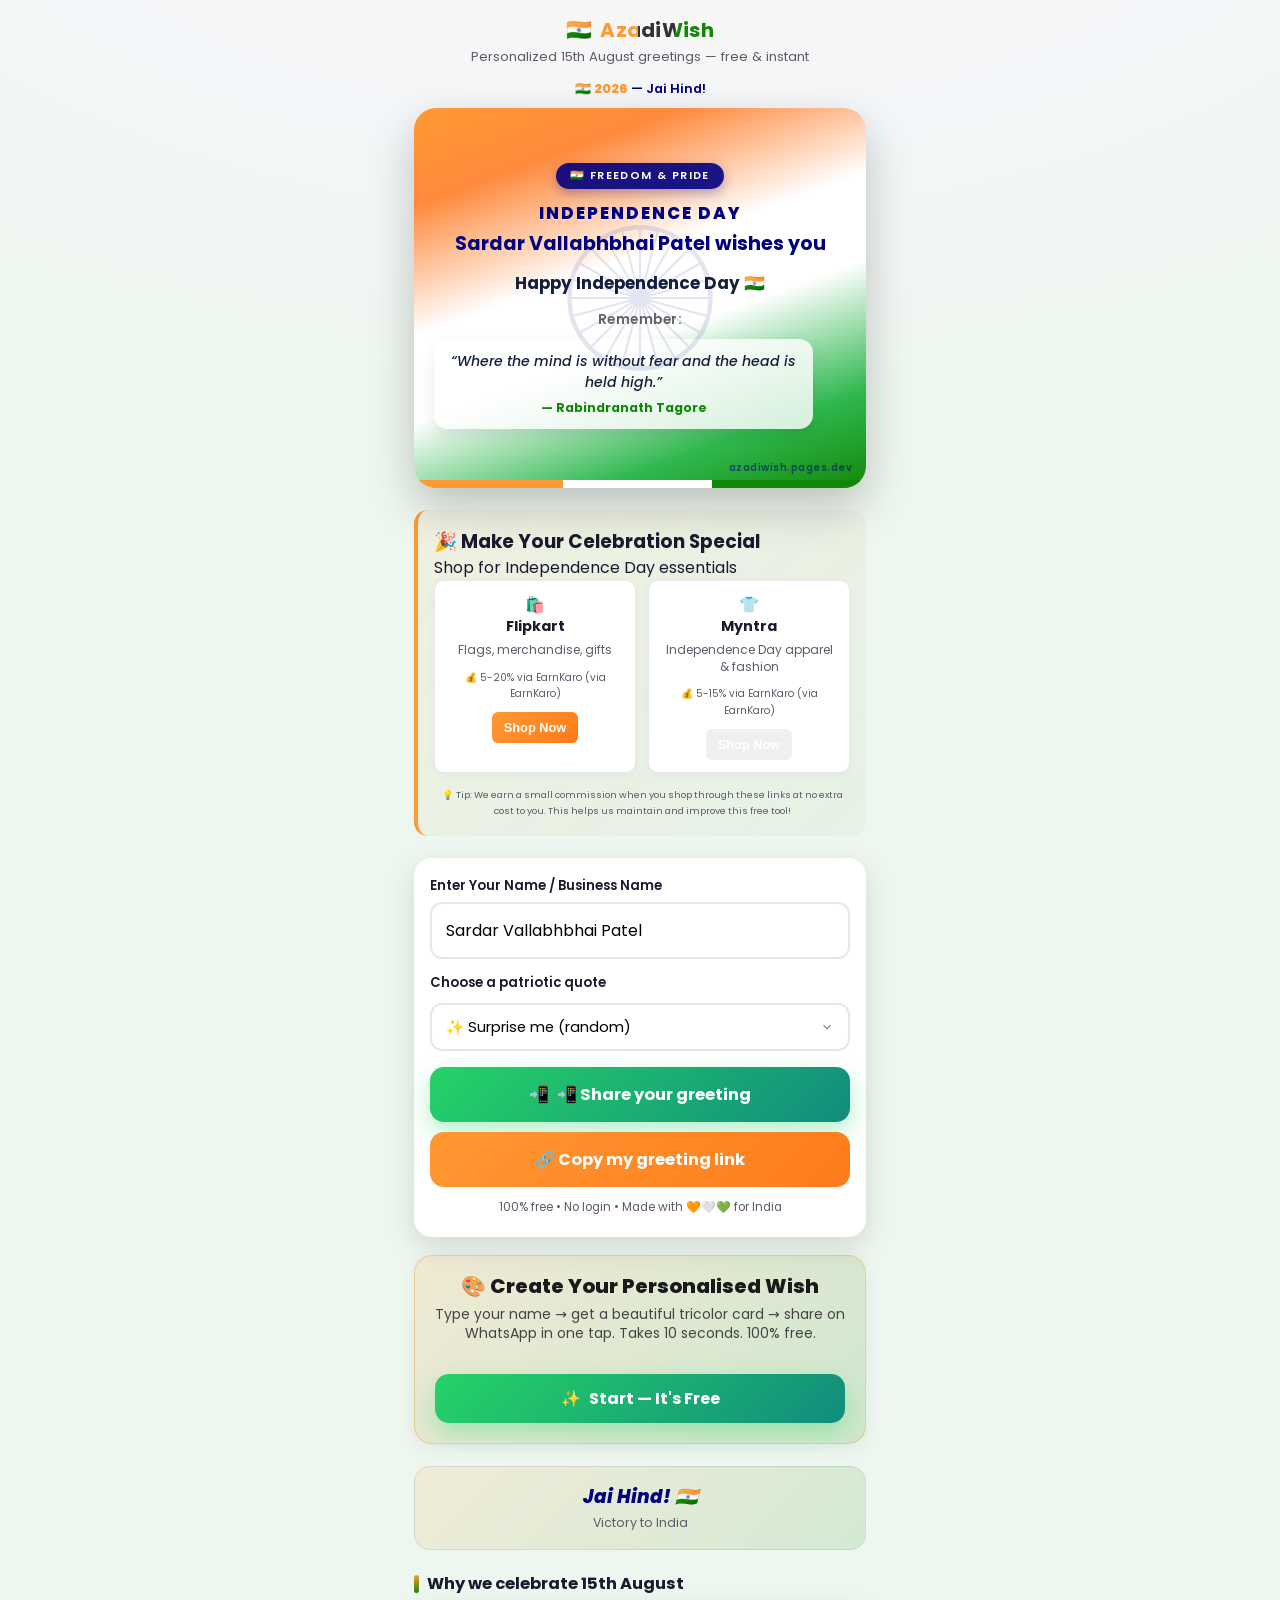
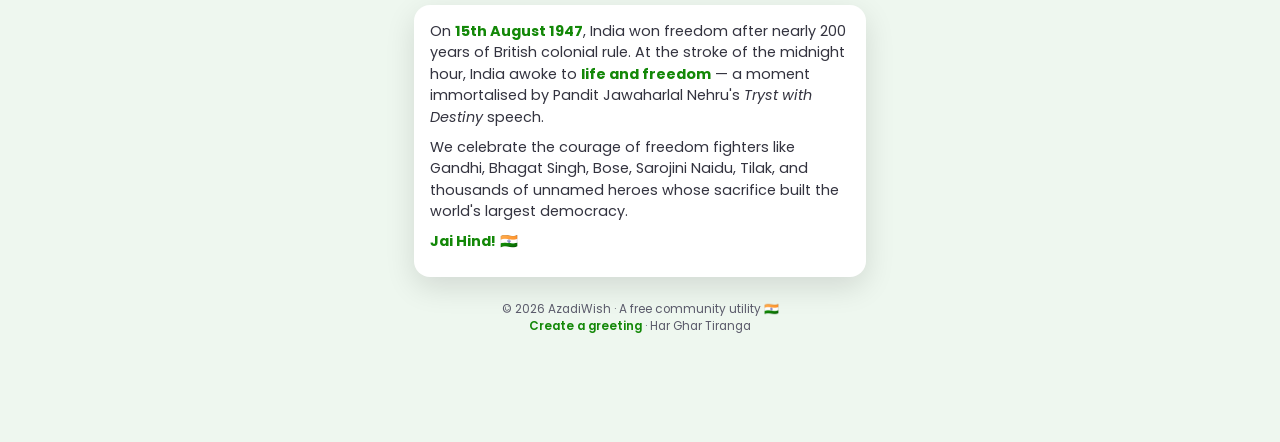
<file: index.html>
<!DOCTYPE html>
<html lang="en">
<head>
  <!-- Google Tag Manager -->
  <script>(function(w,d,s,l,i){w[l]=w[l]||[];w[l].push({'gtm.start':
  new Date().getTime(),event:'gtm.js'});var f=d.getElementsByTagName(s)[0],
  j=d.createElement(s),dl=l!='dataLayer'?'&l='+l:'';j.async=true;j.src=
  'https://www.googletagmanager.com/gtm.js?id='+i+dl;f.parentNode.insertBefore(j,f);
  })(window,document,'script','dataLayer','GTM-M4VZ3386');</script>
  <!-- End Google Tag Manager -->

  <meta charset="UTF-8" />
  <meta name="viewport" content="width=device-width, initial-scale=1.0, maximum-scale=5.0" />
  <meta name="theme-color" content="#FF9933" />

  <title>AzadiWish 🇮🇳 — Free Personalized Independence Day WhatsApp Greetings</title>
  <meta name="description" content="Create a free personalized 15th August Independence Day greeting card with your name and share it instantly on WhatsApp. Har Ghar Tiranga — Jai Hind!" />
  <meta name="keywords" content="Independence Day greetings, 15 August wishes, personalized Independence Day card, WhatsApp greeting, Har Ghar Tiranga, Jai Hind, azadi wish" />
  <link rel="canonical" href="https://azadiwish.pages.dev/" />
  <link rel="icon" type="image/svg+xml" href="/images/favicon.svg" />

  <!--
    Monetag site verification — REQUIRED for Multitag ads to actually render.
    Monetag dashboard → Sites → azadiwish.pages.dev → Verify → HTML meta tag.
    Paste the value from your dashboard into the content="" below and Monetag
    will start serving Push / Vignette / In-Page Push / Popunder on this domain.
    Until this is verified, only Direct-Link zone URLs pay (we already use those
    in the affiliate rotation). See SYSTEM_LITERACY.md §5 for the full setup.
  -->
  <meta name="monetag" content="REPLACE_WITH_MONETAG_VERIFICATION_CODE" />

  <!-- Open Graph (WhatsApp/Facebook preview) -->
  <meta property="og:type" content="website" />
  <meta property="og:site_name" content="AzadiWish" />
  <meta property="og:title" content="Create your FREE Independence Day Greeting 🇮🇳" />
  <meta property="og:description" content="Type your name, preview a beautiful tricolor card, and share your 15th August wish on WhatsApp in one tap!" />
  <meta property="og:image" content="https://azadiwish.pages.dev/images/og-default.svg" />
  <meta property="og:url" content="https://azadiwish.pages.dev/" />
  <meta name="twitter:card" content="summary_large_image" />

  <!-- Fonts -->
  <link rel="preconnect" href="https://fonts.googleapis.com" />
  <link rel="preconnect" href="https://fonts.gstatic.com" crossorigin />
  <link href="https://fonts.googleapis.com/css2?family=Poppins:wght@400;500;600;700;800&display=swap" rel="stylesheet" />
  <link rel="stylesheet" href="css/style.css" />

  <!-- Monetag Multitag (auto-serves Push / Vignette / In-Page / Popunder site-wide). -->
  <!-- ⚠ Do NOT add data-manual="true" — that disables auto-serve and no ads render. -->
  <!-- Monetag script - Multitag auto-serve (site-wide ads) -->
  <script src="https://quge5.com/88/tag.min.js" data-cfasync="false" async></script>

  <!-- Meta Pixel Code -->
  <script>
  !function(f,b,e,v,n,t,s)
  {if(f.fbq)return;n=f.fbq=function(){n.callMethod?
  n.callMethod.apply(n,arguments):n.queue.push(arguments)};
  if(!f._fbq)f._fbq=n;n.push=n;n.loaded=!0;n.version='2.0';
  n.queue=[];t=b.createElement(e);t.async=!0;
  t.src=v;s=b.getElementsByTagName(e)[0];
  s.parentNode.insertBefore(t,s)}(window, document,'script',
  'https://connect.facebook.net/en_US/fbevents.js');
  fbq('init', '1341007244882883');
  fbq('track', 'PageView');
  </script>
  <noscript><img height="1" width="1" style="display:none"
  src="https://www.facebook.com/tr?id=1341007244882883&ev=PageView&noscript=1"
  /></noscript>
  <!-- End Meta Pixel Code -->

  <!-- Ads are loaded dynamically by js/ads.js based on AZADI_CONFIG.ads.network -->

  <!-- Structured data for SEO -->
  <script type="application/ld+json">
  {
    "@context": "https://schema.org",
    "@type": "WebApplication",
    "name": "AzadiWish",
    "applicationCategory": "LifestyleApplication",
    "operatingSystem": "Web",
    "description": "Free personalized 15th August Independence Day WhatsApp greeting maker.",
    "offers": { "@type": "Offer", "price": "0", "priceCurrency": "INR" }
  }
  </script>
</head>
<body>
  <!-- Google Tag Manager (noscript) -->
  <noscript><iframe src="https://www.googletagmanager.com/ns.html?id=GTM-M4VZ3386"
  height="0" width="0" style="display:none;visibility:hidden"></iframe></noscript>
  <!-- End Google Tag Manager (noscript) -->

  <div class="app">

    <!-- ===== Ad Slot 1: Top Banner 320x50 ===== -->
    <aside class="ad-slot ad-320x50 ad-top" data-ad-slot="top" aria-label="Advertisement"></aside>

    <!-- ===== Header ===== -->
    <header class="site-header">
      <div class="brand">
        <span class="flag">🇮🇳</span>
        <span class="tri">AzadiWish</span>
      </div>
      <p class="tagline" data-i18n="header_tagline">Personalized 15th August greetings — free & instant</p>
    </header>

    <p class="countdown" id="countdown" data-i18n="countdown">Countdown to 15 Aug…</p>

    <!-- ===== Live Preview Card ===== -->
    <main>
      <section class="card-wrap" aria-label="Greeting preview">
        <article class="greeting-card" id="greeting-card">
          <div class="chakra" id="chakra" aria-hidden="true"></div>
          <span class="card-badge" data-i18n="freedom_pride">🇮🇳 Freedom & Pride</span>
          <div class="card-year" id="card-year" data-i18n="independence_day">INDEPENDENCE DAY</div>
          
          <!-- Personalized message: "Vijay wishes you..." -->
          <h1 class="card-greeting" id="card-greeting">Vijay wishes you</h1>
          
          <!-- Main wish -->
          <p class="card-wish" id="card-wish" data-i18n="happy_independence">Happy Independence Day 🇮🇳</p>
          
          <!-- Quote section -->
          <div class="card-quote-section">
            <p class="card-quote-label">Remember:</p>
            <blockquote class="card-quote" id="card-quote">"Swaraj is my birthright, and I shall have it!"</blockquote>
          </div>
          
          <span class="card-footer-brand">azadiwish.pages.dev</span>
          <div class="card-flag-strip" aria-hidden="true"></div>
        </article>
      </section>

      <div class="achievement" id="achievement" role="status"></div>

      <!-- ===== Ad Slot 2: Native Banner 300x250 (under card) ===== -->
      <aside class="ad-slot ad-300x250" data-ad-slot="inline" aria-label="Advertisement"></aside>

      <!-- ===== Input Form ===== -->
      <section class="creator-form" aria-label="Create your greeting">
        <label class="field-label" for="name-input" data-i18n="enter_name">Enter Your Name / Business Name</label>
        <input class="text-input" id="name-input" type="text" inputmode="text"
               autocomplete="name" maxlength="40" placeholder="e.g. Mahatma Gandhi" />

        <div class="form-row">
          <label class="field-label" for="quote-select" data-i18n="choose_quote">Choose a patriotic quote</label>
          <select class="quote-select" id="quote-select" aria-label="Choose a quote"></select>
        </div>

        <button class="btn btn-share" id="share-btn" type="button" data-i18n="btn_share">
          <span>📲</span> Share your greeting
        </button>
        <button class="btn btn-copy" id="copy-btn" type="button" data-i18n="btn_copy">🔗 Copy my greeting link</button>

        <p class="helper-note" data-i18n="helper_note">100% free • No login • Made with 🧡🤍💚 for India</p>
      </section>

      <!-- ===== Hero CTA (moved below wishes) — drives creation conversion ===== -->
      <div class="hero-cta">
        <h2 class="hero-cta-title">🎨 Create Your Personalised Wish</h2>
        <p class="hero-cta-sub">Type your name → get a beautiful tricolor card → share on WhatsApp in one tap. Takes 10 seconds. 100% free.</p>
        <button class="btn btn-share hero-cta-btn" id="hero-cta-btn" type="button">
          <span>✨</span> Start — It's Free
        </button>
      </div>

      <!-- ===== Slogan pride banner ===== -->
      <section class="slogan-banner">
        <div class="slogan" id="slogan" data-i18n="jai_hind">Jai Hind! 🇮🇳</div>
        <div class="slogan-sub" id="slogan-sub" data-i18n="victory_india">Victory to India</div>
      </section>

      <!-- ===== Why we celebrate ===== -->
      <h2 class="section-title" id="info-title" data-i18n="section_why">Why we celebrate 15th August</h2>
      <section class="info-card" id="info-body"></section>
    </main>

    <!-- ===== Footer ===== -->
    <footer class="site-footer">
      <p>© <span id="year"></span> AzadiWish · A free community utility 🇮🇳</p>
      <p><a href="index.html">Create a greeting</a> · Har Ghar Tiranga</p>
    </footer>

  </div>

  <!-- ===== Ad Slot 3: Sticky Bottom Banner 320x50 ===== -->
  <aside class="ad-slot ad-320x50 ad-sticky-bottom" id="ad-sticky" data-ad-slot="sticky" aria-label="Advertisement">
    <span class="ad-close" id="sticky-ad-close" title="Close">×</span>
  </aside>

  <!-- ===== Share Interstitial Modal (with ad slot) ===== -->
  <div class="modal-overlay" id="share-modal" role="dialog" aria-modal="true" aria-label="Preparing your wish">
    <div class="modal-box">
      <div class="modal-flag">🇮🇳</div>
      <div class="modal-title">Formatting your customized wish…</div>
      <div class="spinner"></div>
      <!-- Ad inside the interstitial -->
      <aside class="ad-slot ad-300x250 modal-ad" data-ad-slot="interstitial" aria-label="Advertisement"></aside>
      <p class="modal-sub">Opening share sheet… Jai Hind! 🎉</p>
    </div>
  </div>

  <canvas id="confetti-canvas" aria-hidden="true"></canvas>
  <div class="toast" id="toast"></div>

  <script src="js/data.js"></script>
  <script src="js/common.js"></script>
  <script src="js/i18n.js"></script>
  <script src="js/ads.js"></script>
  <script src="js/affiliate.js"></script>
  <script src="js/creator.js"></script>
  <script>document.getElementById('year').textContent = new Date().getFullYear();</script>
</body>
</html>
</file>
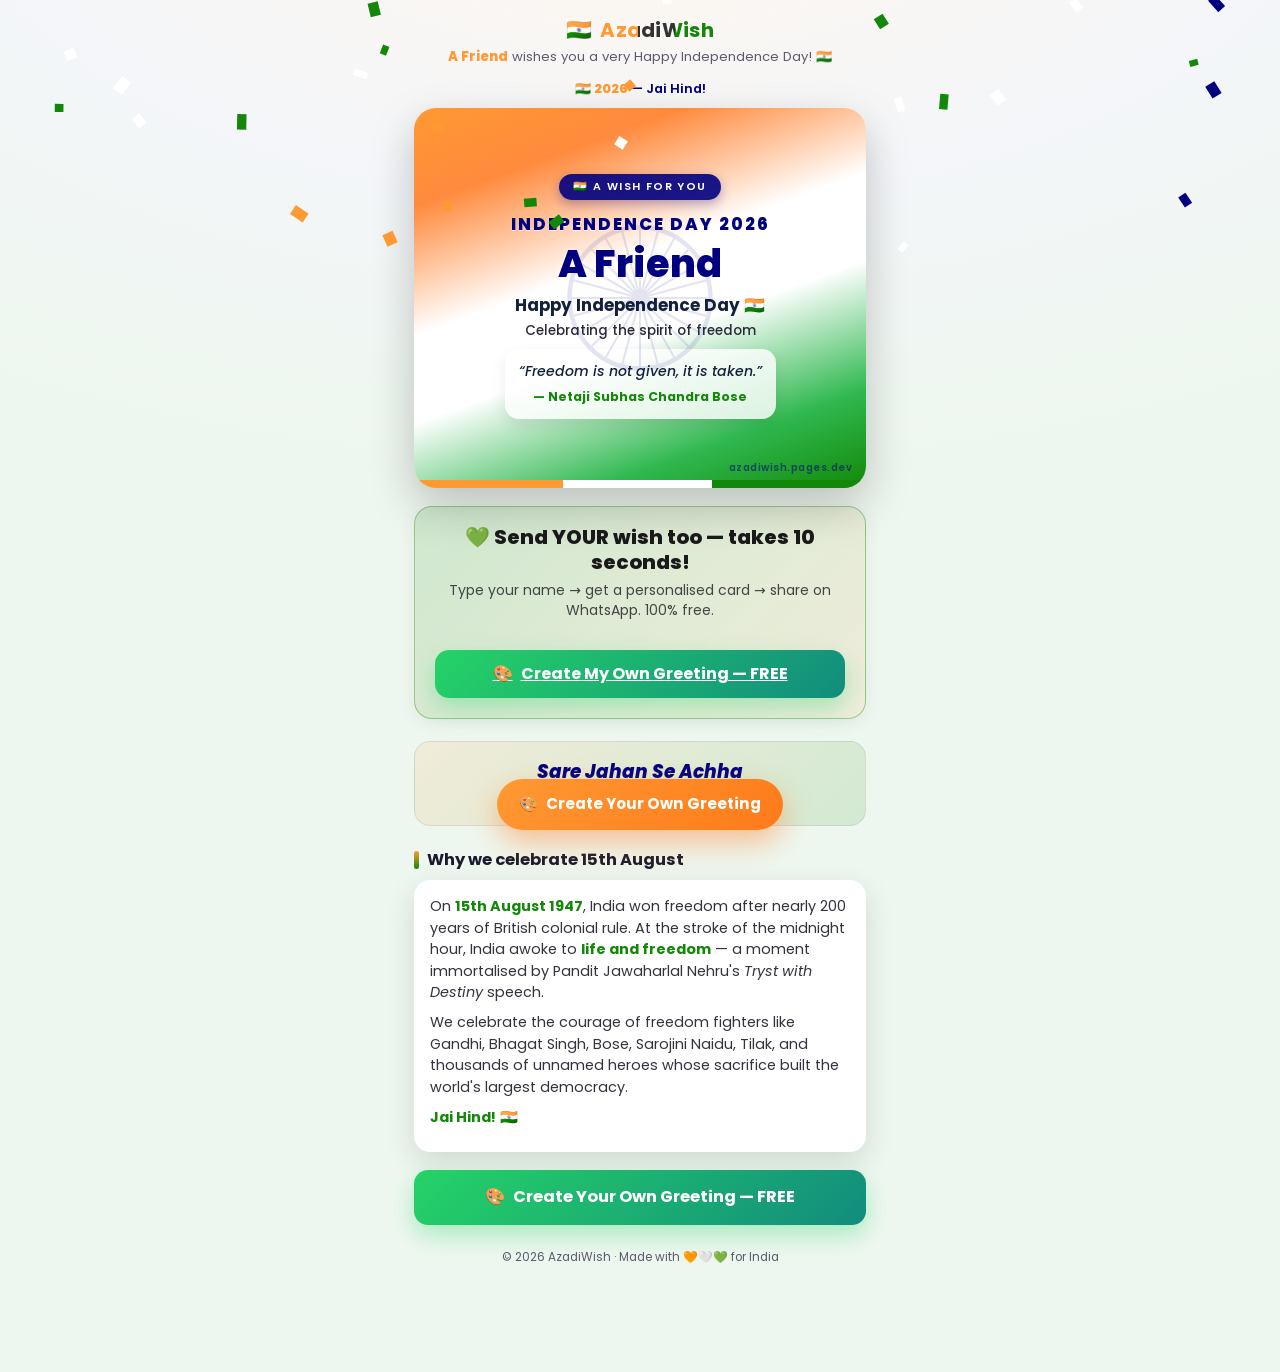
<file: wish.html>
<!DOCTYPE html>
<html lang="en">
<head>
  <!-- Google Tag Manager -->
  <script>(function(w,d,s,l,i){w[l]=w[l]||[];w[l].push({'gtm.start':
  new Date().getTime(),event:'gtm.js'});var f=d.getElementsByTagName(s)[0],
  j=d.createElement(s),dl=l!='dataLayer'?'&l='+l:'';j.async=true;j.src=
  'https://www.googletagmanager.com/gtm.js?id='+i+dl;f.parentNode.insertBefore(j,f);
  })(window,document,'script','dataLayer','GTM-M4VZ3386');</script>
  <!-- End Google Tag Manager -->
  <meta charset="UTF-8" />
  <meta name="viewport" content="width=device-width, initial-scale=1.0, maximum-scale=5.0" />
  <meta name="theme-color" content="#138808" />

  <!-- NOTE: On a pure static site these OG tags are static. The optional
       Cloudflare Pages Function /functions/wish.js rewrites them per ?name=
       for /wish (no .html). Static /wish.html always works as a fallback. -->
  <title>You've received a 15th August Greeting! 🇮🇳</title>
  <meta name="description" content="Someone sent you a personalized Independence Day greeting. Open it and create your own free 15th August WhatsApp wish!" />
  <link rel="canonical" href="https://azadiwish.pages.dev/wish.html" />
  <link rel="icon" type="image/svg+xml" href="/images/favicon.svg" />

  <!-- Monetag site verification — see index.html + SYSTEM_LITERACY.md §5 for setup. -->
  <meta name="monetag" content="REPLACE_WITH_MONETAG_VERIFICATION_CODE" />

  <meta property="og:type" content="website" />
  <meta property="og:site_name" content="AzadiWish" />
  <meta property="og:title" content="You've received a 15th August Greeting! 🇮🇳" />
  <meta property="og:description" content="Open your personalized Independence Day surprise — and send your own free greeting on WhatsApp!" />
  <meta property="og:image" content="https://azadiwish.pages.dev/images/og-default.svg" />
  <meta property="og:url" content="https://azadiwish.pages.dev/wish.html" />
  <meta name="twitter:card" content="summary_large_image" />

  <link rel="preconnect" href="https://fonts.googleapis.com" />
  <link rel="preconnect" href="https://fonts.gstatic.com" crossorigin />
  <link href="https://fonts.googleapis.com/css2?family=Poppins:wght@400;500;600;700;800&display=swap" rel="stylesheet" />
  <link rel="stylesheet" href="css/style.css" />

  <!-- Monetag Multitag (auto-serves Push / Vignette / In-Page / Popunder site-wide). -->
  <!-- ⚠ Do NOT add data-manual="true" — that disables auto-serve and no ads render. -->
  <!-- Monetag script - Multitag auto-serve (site-wide ads) -->
  <script src="https://quge5.com/88/tag.min.js" data-cfasync="false" async></script>

  <!-- Meta Pixel Code -->
  <script>
  !function(f,b,e,v,n,t,s)
  {if(f.fbq)return;n=f.fbq=function(){n.callMethod?
  n.callMethod.apply(n,arguments):n.queue.push(arguments)};
  if(!f._fbq)f._fbq=n;n.push=n;n.loaded=!0;n.version='2.0';
  n.queue=[];t=b.createElement(e);t.async=!0;
  t.src=v;s=b.getElementsByTagName(e)[0];
  s.parentNode.insertBefore(t,s)}(window, document,'script',
  'https://connect.facebook.net/en_US/fbevents.js');
  fbq('init', '1341007244882883');
  fbq('track', 'PageView');
  </script>
  <noscript><img height="1" width="1" style="display:none"
  src="https://www.facebook.com/tr?id=1341007244882883&ev=PageView&noscript=1"
  /></noscript>
  <!-- End Meta Pixel Code -->

  <!-- Ads are loaded dynamically by js/ads.js based on AZADI_CONFIG.ads.network -->
</head>
<body>
  <!-- Google Tag Manager (noscript) -->
  <noscript><iframe src="https://www.googletagmanager.com/ns.html?id=GTM-M4VZ3386"
  height="0" width="0" style="display:none;visibility:hidden"></iframe></noscript>
  <!-- End Google Tag Manager (noscript) -->

  <div class="app">

    <!-- ===== Ad Slot 1: Top Banner ===== -->
    <aside class="ad-slot ad-320x50 ad-top" data-ad-slot="top" aria-label="Advertisement"></aside>

    <header class="site-header">
      <div class="brand"><span class="flag">🇮🇳</span> <span class="tri">AzadiWish</span></div>
      <p class="tagline" id="greeting-line">You've received a special greeting 🇮🇳</p>
    </header>

    <p class="countdown" id="countdown"></p>

    <main>
      <!-- ===== Personalized Card ===== -->
      <section class="card-wrap" aria-label="Your greeting">
        <article class="greeting-card" id="greeting-card">
          <div class="chakra" id="chakra" aria-hidden="true"></div>
          <span class="card-badge">🇮🇳 A Wish For You</span>
          <div class="card-year" id="card-year">INDEPENDENCE DAY</div>
          <h1 class="card-name" id="card-name">A Friend</h1>
          <p class="card-wish" id="card-wish">Happy Independence Day 🇮🇳</p>
          <p class="card-sub" id="card-sub">Celebrating the spirit of freedom</p>
          <blockquote class="card-quote" id="card-quote"></blockquote>
          <span class="card-footer-brand">azadiwish.pages.dev</span>
          <div class="card-flag-strip" aria-hidden="true"></div>
        </article>
      </section>

      <!-- ===== Prominent inline CTA — catches scroll users ===== -->
      <div class="hero-cta hero-cta-wish">
        <h2 class="hero-cta-title">💚 Send YOUR wish too — takes 10 seconds!</h2>
        <p class="hero-cta-sub">Type your name → get a personalised card → share on WhatsApp. 100% free.</p>
        <a class="btn btn-share hero-cta-btn" href="index.html"
           onclick="try{gtag('event','wish_page_cta_click',{})}catch(e){};try{fbq('trackCustom','AzadiWishPageCta',{})}catch(e){}">
          <span>🎨</span> Create My Own Greeting — FREE
        </a>
      </div>

      <!-- ===== Ad Slot 2: Native Banner under card ===== -->
      <aside class="ad-slot ad-300x250" data-ad-slot="inline" aria-label="Advertisement"></aside>

      <!-- ===== Slogan ===== -->
      <section class="slogan-banner">
        <div class="slogan" id="slogan">Jai Hind! 🇮🇳</div>
        <div class="slogan-sub" id="slogan-sub">Victory to India</div>
      </section>

      <!-- ===== Why we celebrate ===== -->
      <h2 class="section-title" id="info-title">Why we celebrate 15th August</h2>
      <section class="info-card" id="info-body"></section>

      <!-- Inline create CTA (in addition to floating) -->
      <a class="btn btn-share" href="index.html" style="margin-top:18px;text-decoration:none;"
         onclick="try{gtag('event','wish_page_cta_click',{loc:'bottom'})}catch(e){};try{fbq('trackCustom','AzadiWishPageCta',{loc:'bottom'})}catch(e){}">
        <span>🎨</span> Create Your Own Greeting — FREE
      </a>
    </main>

    <footer class="site-footer">
      <p>© <span id="year"></span> AzadiWish · Made with 🧡🤍💚 for India</p>
    </footer>
  </div>

  <!-- ===== Floating CTA (viral loop) ===== -->
  <a class="floating-cta" id="floating-cta" href="index.html"
     onclick="try{gtag('event','wish_page_cta_click',{loc:'floating'})}catch(e){};try{fbq('trackCustom','AzadiWishPageCta',{loc:'floating'})}catch(e){}">
    <span>🎨</span> Create Your Own Greeting
  </a>

  <!-- ===== Ad Slot 3: Sticky Bottom ===== -->
  <aside class="ad-slot ad-320x50 ad-sticky-bottom" id="ad-sticky" data-ad-slot="sticky" aria-label="Advertisement">
    <span class="ad-close" id="sticky-ad-close" title="Close">×</span>
  </aside>

  <canvas id="confetti-canvas" aria-hidden="true"></canvas>
  <div class="toast" id="toast"></div>

  <script src="js/data.js"></script>
  <script src="js/common.js"></script>
  <script src="js/ads.js"></script>
  <script src="js/wish.js"></script>
  <script>document.getElementById('year').textContent = new Date().getFullYear();</script>
</body>
</html>
</file>
<file: css/style.css>
/* ============================================================
   AzadiWish — Independence Day Greetings
   Mobile-first, tricolor theme, <1MB, pure CSS animations
   ============================================================ */

:root {
  --saffron: #FF9933;
  --white: #ffffff;
  --green: #138808;
  --navy: #000080;
  --ink: #1a1a2e;
  --muted: #5b5b6b;
  --card-radius: 22px;
  --shadow-soft: 0 10px 30px rgba(0, 0, 0, 0.12);
  --shadow-lift: 0 18px 45px rgba(0, 0, 0, 0.22);
  --font: 'Poppins', 'Segoe UI', system-ui, -apple-system, sans-serif;
}

* { margin: 0; padding: 0; box-sizing: border-box; -webkit-tap-highlight-color: transparent; }

html { scroll-behavior: smooth; }

body {
  font-family: var(--font);
  color: var(--ink);
  background:
    radial-gradient(1200px 600px at 50% -10%, #fff7ee 0%, #f4f6f9 55%, #eef7ef 100%);
  min-height: 100vh;
  overflow-x: hidden;
  line-height: 1.5;
  padding-bottom: 70px; /* room for sticky bottom ad */
}

/* ---------- App shell (mobile-first, max width) ---------- */
.app {
  width: 100%;
  max-width: 480px;
  margin: 0 auto;
  padding: 0 14px 24px;
}

/* ---------- Ad slots ---------- */
.ad-slot {
  display: flex;
  align-items: center;
  justify-content: center;
  margin: 12px auto;
  background: rgba(255, 255, 255, 0.65);
  border: 1px dashed #d7d7e0;
  border-radius: 10px;
  color: #a7a7b4;
  font-size: 11px;
  letter-spacing: .5px;
  text-transform: uppercase;
  overflow: hidden;
}
.ad-320x50 { width: 320px; max-width: 100%; height: 50px; }
.ad-300x250 { width: 300px; max-width: 100%; height: 250px; }

.ad-top { margin-top: 8px; }

.ad-sticky-bottom {
  position: fixed;
  left: 50%;
  bottom: 6px;
  transform: translateX(-50%);
  z-index: 60;
  width: 320px;
  max-width: calc(100% - 20px);
  height: 50px;
  margin: 0;
  background: rgba(255, 255, 255, 0.92);
  backdrop-filter: blur(6px);
  box-shadow: 0 -4px 18px rgba(0,0,0,0.12);
}
.ad-sticky-bottom .ad-close {
  position: absolute;
  top: -9px; right: -9px;
  width: 20px; height: 20px;
  border-radius: 50%;
  background: #fff;
  border: 1px solid #ddd;
  color: #888;
  font-size: 13px;
  line-height: 18px;
  text-align: center;
  cursor: pointer;
}

/* ---------- Header ---------- */
.site-header {
  text-align: center;
  padding: 14px 0 6px;
}
.brand {
  display: inline-flex;
  align-items: center;
  gap: 8px;
  font-weight: 700;
  font-size: 1.25rem;
  letter-spacing: .3px;
}
.brand .flag { font-size: 1.3rem; animation: wave 2.4s ease-in-out infinite; transform-origin: left center; }
.brand .tri { background: linear-gradient(90deg, var(--saffron) 33%, #333 33% 66%, var(--green) 66%); -webkit-background-clip: text; background-clip: text; color: transparent; }
.tagline { font-size: .82rem; color: var(--muted); margin-top: 2px; }
.tagline .hl { color: var(--saffron); font-weight: 800; }

@keyframes wave {
  0%,100% { transform: rotate(0deg); }
  25% { transform: rotate(9deg); }
  75% { transform: rotate(-6deg); }
}

/* ---------- Greeting Card / Canvas ---------- */
.card-wrap { position: relative; margin: 10px 0 4px; }

.greeting-card {
  position: relative;
  border-radius: var(--card-radius);
  padding: 26px 20px 30px;
  color: #fff;
  text-align: center;
  overflow: hidden;
  box-shadow: var(--shadow-lift);
  background:
    linear-gradient(160deg, var(--saffron) 0%, #ff8a3d 18%, #ffffff 42%, #ffffff 58%, #2fb84f 82%, var(--green) 100%);
  min-height: 380px;
  display: flex;
  flex-direction: column;
  justify-content: center;
  align-items: center;
}

/* Ashoka chakra spinning behind */
.chakra {
  position: absolute;
  top: 50%; left: 50%;
  width: 150px; height: 150px;
  transform: translate(-50%, -50%);
  opacity: .10;
  animation: spin 22s linear infinite;
}
@keyframes spin { to { transform: translate(-50%, -50%) rotate(360deg); } }

.card-badge {
  display: inline-block;
  background: rgba(0,0,128,.9);
  color: #fff;
  font-size: .68rem;
  font-weight: 600;
  letter-spacing: 1.4px;
  text-transform: uppercase;
  padding: 5px 14px;
  border-radius: 999px;
  margin-bottom: 12px;
  box-shadow: 0 4px 12px rgba(0,0,128,.3);
}

.card-year {
  color: var(--navy);
  font-weight: 800;
  font-size: 1.05rem;
  letter-spacing: 2px;
  text-shadow: 0 1px 0 rgba(255,255,255,.6);
}

.card-name {
  color: var(--navy);
  font-weight: 800;
  font-size: clamp(1.6rem, 8vw, 2.4rem);
  line-height: 1.1;
  margin: 6px 0 4px;
  word-break: break-word;
  text-shadow: 0 2px 8px rgba(255,255,255,.5);
  animation: pop .6s cubic-bezier(.2,.9,.3,1.4);
}

.card-greeting {
  color: var(--navy);
  font-weight: 700;
  font-size: 1.2rem;
  margin: 4px 0 8px;
  animation: pop .6s cubic-bezier(.2,.9,.3,1.4);
}

@keyframes pop { 0% { transform: scale(.7); opacity: 0; } 100% { transform: scale(1); opacity: 1; } }

.card-wish {
  color: #14213d;
  font-weight: 700;
  font-size: 1.05rem;
  margin: 4px 0 2px;
}
.card-sub {
  color: #2a2a3a;
  font-weight: 500;
  font-size: .84rem;
}

.card-quote-section {
  margin-top: 12px;
}

.card-quote-label {
  color: #666;
  font-size: 0.85rem;
  font-weight: 600;
  margin-bottom: 6px;
  letter-spacing: 0.5px;
}

.card-quote {
  margin-top: 8px;
  background: rgba(255,255,255,.82);
  color: #14213d;
  border-radius: 14px;
  padding: 12px 14px;
  font-size: .88rem;
  font-style: italic;
  font-weight: 500;
  box-shadow: 0 6px 16px rgba(0,0,0,.08);
  max-width: 92%;
}
.card-quote .author { display: block; font-style: normal; font-weight: 700; font-size: .78rem; margin-top: 6px; color: var(--green); }

.card-flag-strip {
  position: absolute;
  bottom: 0; left: 0; right: 0;
  height: 8px;
  background: linear-gradient(90deg, var(--saffron) 33%, #fff 33% 66%, var(--green) 66%);
}

.card-footer-brand {
  position: absolute;
  bottom: 12px; right: 14px;
  font-size: .62rem;
  font-weight: 600;
  color: rgba(0,0,128,.55);
  letter-spacing: .5px;
}

/* Countdown pill */
.countdown {
  text-align: center;
  margin: 6px 0 2px;
  font-size: .8rem;
  font-weight: 600;
  color: var(--navy);
}
.countdown .num { color: var(--saffron); font-weight: 800; }

/* ---------- Form ---------- */
.creator-form {
  background: #fff;
  border-radius: 18px;
  padding: 18px 16px 20px;
  box-shadow: var(--shadow-soft);
  margin-top: 8px;
}
.field-label { font-size: .82rem; font-weight: 600; color: var(--ink); display: block; margin-bottom: 6px; }
.text-input {
  width: 100%;
  padding: 14px 14px;
  font-size: 1rem;
  font-family: var(--font);
  border: 2px solid #e6e6ee;
  border-radius: 12px;
  outline: none;
  transition: border-color .2s, box-shadow .2s;
}
.text-input:focus { border-color: var(--saffron); box-shadow: 0 0 0 4px rgba(255,153,51,.15); }

.quote-select {
  width: 100%;
  padding: 12px 14px;
  font-size: .92rem;
  font-family: var(--font);
  border: 2px solid #e6e6ee;
  border-radius: 12px;
  background: #fff;
  outline: none;
  margin-top: 4px;
  appearance: none;
  background-image: url("data:image/svg+xml,%3Csvg xmlns='http://www.w3.org/2000/svg' width='14' height='14' viewBox='0 0 24 24' fill='none' stroke='%23888' stroke-width='2'%3E%3Cpath d='M6 9l6 6 6-6'/%3E%3C/svg%3E");
  background-repeat: no-repeat;
  background-position: right 14px center;
}
.form-row { margin-top: 14px; }

/* ---------- Buttons ---------- */
.btn {
  display: inline-flex;
  align-items: center;
  justify-content: center;
  gap: 8px;
  width: 100%;
  padding: 15px 18px;
  font-size: 1.02rem;
  font-weight: 700;
  font-family: var(--font);
  border: none;
  border-radius: 14px;
  cursor: pointer;
  transition: transform .12s, box-shadow .2s, filter .2s;
}
.btn:active { transform: translateY(1px) scale(.99); }
.btn-share {
  background: linear-gradient(135deg, #25D366, #128C7E);
  color: #fff;
  box-shadow: 0 10px 24px rgba(37,211,102,.35);
  margin-top: 16px;
}
.btn-share:hover { filter: brightness(1.03); }
.btn-secondary {
  background: #fff;
  color: var(--navy);
  border: 2px solid #e6e6ee;
  margin-top: 10px;
}
.btn-copy { background: linear-gradient(135deg, var(--saffron), #ff7a1a); color:#fff; margin-top:10px; }

.helper-note {
  text-align: center;
  font-size: .74rem;
  color: var(--muted);
  margin-top: 12px;
}

/* ---------- Section headings ---------- */
.section-title {
  font-size: 1.02rem;
  font-weight: 700;
  margin: 22px 0 8px;
  color: var(--ink);
  display: flex;
  align-items: center;
  gap: 8px;
}
.section-title::before { content:""; width: 5px; height: 18px; border-radius: 4px; background: linear-gradient(var(--saffron), var(--green)); }

/* ---------- Info / Why we celebrate ---------- */
.info-card {
  background: #fff;
  border-radius: 16px;
  padding: 16px;
  box-shadow: var(--shadow-soft);
  font-size: .9rem;
  color: #33333f;
}
.info-card p { margin-bottom: 8px; }
.info-card strong { color: var(--green); }

.slogan-banner {
  margin: 14px 0;
  text-align: center;
  padding: 16px;
  border-radius: 16px;
  background: linear-gradient(135deg, rgba(255,153,51,.12), rgba(19,136,8,.12));
  border: 1px solid rgba(0,0,128,.08);
}
.slogan-banner .slogan {
  font-size: 1.15rem;
  font-weight: 800;
  color: var(--navy);
  font-style: italic;
}
.slogan-banner .slogan-sub { font-size:.78rem; color: var(--muted); margin-top:4px; }

/* ---------- Achievement toast ---------- */
.achievement {
  margin: 10px 0;
  text-align: center;
  background: linear-gradient(135deg, #fff4e0, #e9f7ea);
  border: 1px solid rgba(19,136,8,.2);
  border-radius: 14px;
  padding: 12px;
  font-size: .86rem;
  font-weight: 600;
  color: var(--green);
  display: none;
}
.achievement.show { display: block; animation: pop .5s ease; }

/* ---------- Share Interstitial Modal ---------- */
.modal-overlay {
  position: fixed;
  inset: 0;
  background: rgba(10,10,25,.72);
  backdrop-filter: blur(4px);
  z-index: 100;
  display: none;
  align-items: center;
  justify-content: center;
  padding: 20px;
}
.modal-overlay.show { display: flex; animation: fade .2s ease; }
@keyframes fade { from { opacity: 0; } to { opacity: 1; } }

.modal-box {
  background: #fff;
  border-radius: 20px;
  width: 100%;
  max-width: 340px;
  padding: 22px 18px;
  text-align: center;
  box-shadow: var(--shadow-lift);
}
.modal-title { font-weight: 700; font-size: 1rem; color: var(--ink); }
.modal-flag { font-size: 1.6rem; }
.spinner {
  width: 40px; height: 40px;
  margin: 14px auto;
  border: 4px solid #eee;
  border-top-color: var(--saffron);
  border-right-color: var(--green);
  border-radius: 50%;
  animation: spin 0.9s linear infinite;
}
.modal-ad { margin: 16px auto 4px; }
.modal-sub { font-size:.76rem; color: var(--muted); }

/* ---------- Floating CTA (recipient page) ---------- */
.floating-cta {
  position: fixed;
  left: 50%;
  bottom: 66px;
  transform: translateX(-50%);
  z-index: 70;
  background: linear-gradient(135deg, var(--saffron), #ff7a1a);
  color: #fff;
  font-weight: 700;
  font-size: .95rem;
  padding: 14px 22px;
  border-radius: 999px;
  border: none;
  box-shadow: 0 12px 30px rgba(255,122,26,.45);
  cursor: pointer;
  display: inline-flex;
  align-items: center;
  gap: 8px;
  text-decoration: none;
  animation: floatPulse 2.2s ease-in-out infinite;
}
@keyframes floatPulse {
  0%,100% { transform: translateX(-50%) translateY(0); box-shadow: 0 12px 30px rgba(255,122,26,.45); }
  50% { transform: translateX(-50%) translateY(-5px); box-shadow: 0 18px 38px rgba(255,122,26,.55); }
}

/* ---------- Footer ---------- */
.site-footer {
  text-align: center;
  font-size: .74rem;
  color: var(--muted);
  padding: 24px 0 10px;
}
.site-footer a { color: var(--green); text-decoration: none; font-weight: 600; }

/* ---------- Confetti canvas ---------- */
#confetti-canvas {
  position: fixed;
  inset: 0;
  pointer-events: none;
  z-index: 90;
}

/* ---------- Toast ---------- */
.toast {
  position: fixed;
  left: 50%;
  bottom: 120px;
  transform: translateX(-50%) translateY(20px);
  background: var(--ink);
  color: #fff;
  padding: 10px 18px;
  border-radius: 999px;
  font-size: .84rem;
  font-weight: 600;
  z-index: 120;
  opacity: 0;
  transition: opacity .25s, transform .25s;
  pointer-events: none;
}
.toast.show { opacity: 1; transform: translateX(-50%) translateY(0); }

/* ===== AFFILIATE RECOMMENDATIONS (Non-Intrusive) ===== */
.affiliate-recommendations {
  background: linear-gradient(135deg, rgba(255, 153, 51, 0.08) 0%, rgba(19, 136, 8, 0.04) 100%);
  border-left: 4px solid var(--saffron);
  border-radius: 14px;
  padding: 18px 16px;
  margin: 22px auto;
  max-width: 100%;
}

.affiliate-container {
  width: 100%;
}

.affiliate-title {
  font-size: 1.05rem;
  font-weight: 700;
  color: var(--ink);
  margin-bottom: 14px;
  text-align: center;
}

.affiliate-cards {
  display: grid;
  grid-template-columns: repeat(auto-fit, minmax(160px, 1fr));
  gap: 12px;
  margin-bottom: 14px;
}

.affiliate-card {
  background: #fff;
  border: 1px solid #e8e8f0;
  border-radius: 10px;
  padding: 12px 14px;
  text-align: center;
  transition: all 0.3s ease;
  box-shadow: 0 2px 8px rgba(0,0,0,0.04);
}

.affiliate-card:hover {
  border-color: var(--saffron);
  box-shadow: 0 4px 14px rgba(255, 153, 51, 0.15);
  transform: translateY(-2px);
}

.affiliate-card h4 {
  font-size: 0.9rem;
  font-weight: 700;
  color: var(--ink);
  margin-bottom: 6px;
  line-height: 1.3;
}

.affiliate-card p {
  font-size: 0.75rem;
  color: var(--muted);
  margin-bottom: 10px;
  line-height: 1.4;
}

.affiliate-btn {
  display: inline-block;
  padding: 8px 12px;
  border-radius: 6px;
  color: #fff;
  text-decoration: none;
  font-size: 0.8rem;
  font-weight: 600;
  transition: all 0.25s ease;
  border: none;
  cursor: pointer;
}

.flipkart-btn {
  background: linear-gradient(135deg, #FF9933, #ff7a1a);
}

.flipkart-btn:hover {
  background: linear-gradient(135deg, #ff7a1a, #FF9933);
  transform: scale(1.05);
}

.amazon-btn {
  background: linear-gradient(135deg, #FF6B00, #ff5a00);
}

.amazon-btn:hover {
  background: linear-gradient(135deg, #ff5a00, #FF6B00);
  transform: scale(1.05);
}

.fnp-btn {
  background: linear-gradient(135deg, #D32F2F, #c62828);
}

.fnp-btn:hover {
  background: linear-gradient(135deg, #c62828, #D32F2F);
  transform: scale(1.05);
}

.affiliate-disclosure {
  font-size: 0.7rem;
  color: var(--muted);
  text-align: center;
  margin-top: 8px;
  line-height: 1.4;
}

/* Propeller & Ezoic ad slots styling */
.propeller-ad-slot,
.ezoic-ad-slot {
  margin: 12px auto;
  padding: 4px 0;
}

/* Mobile adjustments */
@media (max-width: 480px) {
  .affiliate-cards {
    grid-template-columns: 1fr;
    gap: 10px;
  }
  
  .affiliate-card {
    padding: 10px 12px;
  }
}

/* ---------- Small screens tweak ---------- */
@media (max-width: 360px) {
  .greeting-card { min-height: 340px; padding: 20px 14px 26px; }
}

/* ============================================================
   Affiliate-in-ad-slot cards (Aug 10 fix)
   Fills the ad-slot boxes with revenue-generating affiliate CTAs
   instead of leaving them looking like "AD · DISABLED".
============================================================ */
.ad-slot { padding: 0; }  /* override old dashed placeholder */
.ad-slot:empty { display: none; }  /* if truly empty, hide */

.aff-strip {
  display: flex;
  align-items: center;
  gap: 10px;
  width: 100%;
  height: 100%;
  padding: 0 12px;
  text-decoration: none;
  color: #1a1a2e;
  background: linear-gradient(90deg, #fff8ec, #f2fbf3);
  border: 1px solid rgba(255, 153, 51, 0.35);
  border-radius: 10px;
  font-size: 12px;
  font-weight: 600;
  overflow: hidden;
  transition: transform .15s ease;
}
.aff-strip:hover { transform: translateY(-1px); box-shadow: 0 6px 18px rgba(0,0,0,.08); }
.aff-strip-icon { font-size: 18px; }
.aff-strip-txt { flex: 1; letter-spacing: .1px; white-space: nowrap; overflow: hidden; text-overflow: ellipsis; }
.aff-strip-txt b { color: #d94f00; }
.aff-strip-arrow { font-size: 18px; color: #d94f00; }

.aff-card {
  display: flex;
  flex-direction: column;
  justify-content: center;
  align-items: center;
  gap: 8px;
  width: 100%;
  height: 100%;
  padding: 16px;
  text-decoration: none;
  color: #1a1a2e;
  text-align: center;
  background: linear-gradient(135deg, #fff, #fff8ec 60%, #f2fbf3);
  border: 1px solid rgba(255, 153, 51, 0.4);
  border-radius: 14px;
  overflow: hidden;
  transition: transform .15s ease, box-shadow .15s ease;
}
.aff-card:hover { transform: translateY(-2px); box-shadow: 0 10px 24px rgba(0,0,0,.10); }
.aff-icon { font-size: 34px; line-height: 1; }
.aff-brand { font-size: 15px; font-weight: 800; color: #d94f00; }
.aff-desc { font-size: 12px; color: #5b5b6b; line-height: 1.35; max-width: 260px; }
.aff-cta {
  margin-top: 4px;
  font-size: 12px; font-weight: 700;
  color: #fff;
  background: linear-gradient(135deg, #FF9933, #ff7a1a);
  padding: 6px 12px;
  border-radius: 999px;
}

/* Sticky ad-slot special: keep the close button, tighten padding */
.ad-sticky-bottom .aff-strip {
  padding-right: 24px; /* room for × */
}

/* ============================================================
   Mobile safe-area / bottom-inset fixes (Aug 10)
   The iPhone screenshot showed the name input getting eaten by
   the browser bottom bar. This adds proper safe-area padding.
============================================================ */
body {
  padding-bottom: calc(72px + env(safe-area-inset-bottom, 0px));
}
.ad-sticky-bottom {
  bottom: calc(6px + env(safe-area-inset-bottom, 0px));
}
.floating-cta {
  bottom: calc(70px + env(safe-area-inset-bottom, 0px));
}

/* Compact vertical rhythm on phones (was excessive whitespace) */
@media (max-width: 480px) {
  .ad-slot { margin: 8px auto; }
  main { padding: 0 12px; }
  .card-wrap { margin: 6px auto; }
  .greeting-card { min-height: 320px; }
  .creator-form { padding: 12px 14px; margin: 10px auto; }
  .text-input { font-size: 16px; /* prevents iOS zoom-on-focus */ }
  .slogan-banner { margin: 12px auto; }
}

/* Prevent horizontal scroll from confetti canvas on mobile */
#confetti-canvas { pointer-events: none; }

/* ============================================================
   Hero CTA — above-the-fold conversion driver (Aug 11 2026)
   Used on / (index.html) as .hero-cta and on /wish as .hero-cta-wish.
   ============================================================ */
.hero-cta {
  margin: 18px auto 22px;
  max-width: 560px;
  padding: 18px 20px 20px;
  border-radius: 18px;
  text-align: center;
  background: linear-gradient(135deg, rgba(255,153,51,0.14) 0%, rgba(19,136,8,0.14) 100%);
  border: 1px solid rgba(255,153,51,0.35);
  box-shadow: 0 4px 18px rgba(0,0,0,0.06);
}
.hero-cta-title {
  margin: 0 0 6px;
  font-size: 20px;
  font-weight: 800;
  color: #1a1a1a;
  line-height: 1.25;
}
.hero-cta-sub {
  margin: 0 0 14px;
  font-size: 14px;
  color: #444;
  line-height: 1.4;
}
.hero-cta-btn {
  display: inline-flex;
  align-items: center;
  justify-content: center;
  gap: 8px;
  font-size: 16px;
  padding: 12px 22px;
  min-width: 220px;
}
/* Wish-page variant: slightly deeper green tint (matches page theme) */
.hero-cta-wish {
  background: linear-gradient(135deg, rgba(19,136,8,0.14) 0%, rgba(255,153,51,0.10) 100%);
  border-color: rgba(19,136,8,0.35);
}
@media (max-width: 480px) {
  .hero-cta { margin: 12px 12px 18px; padding: 14px 14px 16px; }
  .hero-cta-title { font-size: 17px; }
  .hero-cta-sub { font-size: 13px; }
  .hero-cta-btn { width: 100%; }
}

/* Monetag Direct-Link affiliate variant (used in .ad-slot rotation) */
.monetag-dl-btn {
  background: linear-gradient(135deg, #ffb347 0%, #ff7f50 100%);
  color: #fff !important;
  border: none;
}
.aff-strip.monetag-dl-btn .aff-strip-txt,
.aff-strip.monetag-dl-btn .aff-strip-arrow,
.aff-strip.monetag-dl-btn .aff-strip-icon {
  color: #fff;
}
.aff-card.monetag-dl-btn .aff-brand,
.aff-card.monetag-dl-btn .aff-desc,
.aff-card.monetag-dl-btn .aff-cta {
  color: #fff;
}

/* ============================================================
   Share chooser (fallback for in-app browsers without navigator.share)
   ============================================================ */
.share-chooser {
  position: fixed;
  inset: 0;
  z-index: 10000;
  background: rgba(0,0,0,0.55);
  display: flex;
  align-items: flex-end;
  justify-content: center;
  opacity: 0;
  pointer-events: none;
  transition: opacity 0.18s ease;
}
.share-chooser.show { opacity: 1; pointer-events: auto; }
.share-chooser-box {
  width: 100%;
  max-width: 480px;
  background: #fff;
  border-radius: 18px 18px 0 0;
  padding: 18px 16px calc(18px + env(safe-area-inset-bottom, 0px));
  box-shadow: 0 -6px 24px rgba(0,0,0,0.18);
  transform: translateY(20px);
  transition: transform 0.22s ease;
}
.share-chooser.show .share-chooser-box { transform: translateY(0); }
.share-chooser-title {
  text-align: center;
  font-weight: 800;
  font-size: 17px;
  margin-bottom: 12px;
  color: #1a1a1a;
}
.share-opt {
  display: flex;
  align-items: center;
  gap: 10px;
  width: 100%;
  padding: 12px 14px;
  margin: 6px 0;
  border-radius: 12px;
  border: 1px solid #eaeaea;
  background: #fff;
  font-size: 15px;
  font-weight: 600;
  color: #1a1a1a;
  cursor: pointer;
  transition: background 0.12s;
}
.share-opt:active,
.share-opt:hover { background: #f6f6f6; }
.share-opt-wa { background: #dcf8c6; border-color: #b6e19a; }
.share-opt-ig { background: linear-gradient(90deg, #ffedd6 0%, #ffd1dc 100%); border-color: #f3b7c8; }
.share-opt-fb { background: #e3edff; border-color: #b6cef7; }
.share-opt-cp { background: #fff8e6; border-color: #f0d97a; }
.share-opt-cancel {
  margin-top: 8px;
  background: transparent;
  border: none;
  color: #666;
  font-weight: 500;
  justify-content: center;
}


/* ============================================================
   DIRECT MONETAG OVERLAY - Hide ad-slot containers
   Ads display as direct overlays, not embedded in elements
   ============================================================ */
.ad-slot {
  display: none !important;
}
</file>
